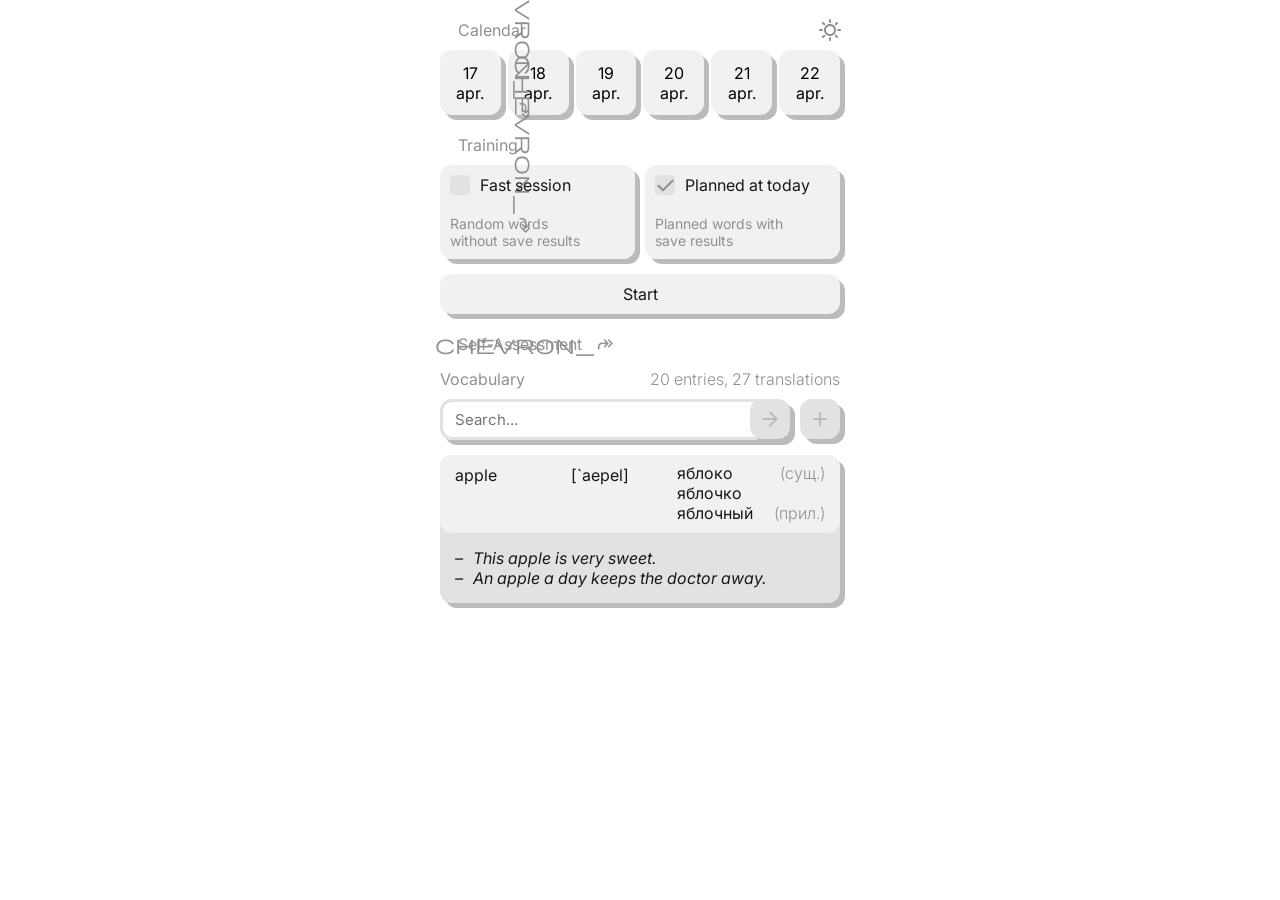
<file: src/wwwroot/index.html>
<!DOCTYPE html>
<html>

<head>
    <meta charset="UTF-8">
    <link href="https://fonts.googleapis.com/css2?family=Inter:ital,wght@0,100..900;1,100..900&display=swap"
        rel="stylesheet">
    <link href="https://fonts.googleapis.com/css2?family=Material+Symbols+Rounded" rel="stylesheet" />
    <link rel="stylesheet" href="style.css">

    <title>Mnemo - Never Forget</title>
</head>

<body>


    <div class="collapse-wrapper">

        <input checked type="checkbox" id="toggle1" class="toggle-input">
        <label for="toggle1" class="toggle-label">
            <span class="material-symbols-rounded toggle-chevron">chevron_forward</span>
            <div class="section-title">
                <h2>Calendar</h2>
                <span>
                    <div class="invert-interface-mode">
                        <input type="checkbox" id="invert-mode">
                        <label for="invert-mode" class="material-symbols-rounded"></label>
                        <div class="invert-circle"></div>
                    </div>
                </span>
            </div>
        </label>

        <div class="content">

            <section class="calendar">
                <div class="calendar-day">
                    <span>17</span>
                    <span>apr.</span>
                </div>
                <div class="calendar-day">
                    <span>18</span>
                    <span>apr.</span>
                </div>
                <div class="calendar-day">
                    <span>19</span>
                    <span>apr.</span>
                </div>
                <div class="calendar-day">
                    <span>20</span>
                    <span>apr.</span>
                </div>
                <div class="calendar-day">
                    <span>21</span>
                    <span>apr.</span>
                </div>
                <div class="calendar-day">
                    <span>22</span>
                    <span>apr.</span>
                </div>
            </section>

        </div>
    </div>

    <div class="collapse-wrapper">

        <input checked type="checkbox" id="toggle2" class="toggle-input">
        <label for="toggle2" class="toggle-label">
            <span class="material-symbols-rounded toggle-chevron">chevron_forward</span>
            <div class="section-title">
                <h2>Training</h2>
            </div>
        </label>
        <div class="content">

            <section>
                <div class="mode-wrapper">
                    <div class="training-radio-item">
                        <input type="radio" name="mode" id="radio-fast">
                        <label for="radio-fast">
                            <div class="mode-title">Fast session</div>
                            <div class="mode-description">Random words without save results</div>
                        </label>
                    </div>
                    <div class="training-radio-item">
                        <input checked type="radio" name="mode" id="radio-planned">
                        <label for="radio-planned">
                            <div class="mode-title">Planned at today</div>
                            <div class="mode-description">Planned words with save results</div>
                        </label>
                    </div>
                </div>

                <button class="big-button">Start</button>
            </section>

        </div>
    </div>

    <div class="collapse-wrapper">

        <input type="checkbox" id="toggle3" class="toggle-input">
        <label for="toggle3" class="toggle-label">
            <span class="material-symbols-rounded toggle-chevron">chevron_forward</span>
            <div class="section-title">
                <h2>Self-Assessment</h2>
            </div>
        </label>
        <div class="content">
            <article class="assessment-request">
                <div class="request-text">apple</div>
                <div class="quality-buttons-wrapper">
                    <button class="small-button">1</button>
                    <button class="small-button">2</button>
                    <button class="small-button">3</button>
                    <button class="small-button">4</button>
                    <button class="small-button">5</button>
                </div>
            </article>
        </div>
    </div>

    <div class="section-title">
        <h2>Vocabulary</h2>
        <span>20 entries, 27 translations</span>
    </div>

    <div class="input-wrapper">
        <form class="search-form">
            <input type="search" placeholder="Search...">
            <button type="button" class="small-button">
                <span class="material-symbols-rounded">arrow_forward</span>
            </button>
        </form>

        <button type="button" class="small-button">
            <span class="material-symbols-rounded">add</span>
        </button>
    </div>

    <div>

        <article class="entry">
            <header>
                <div class="foreign">apple</div>
                <div class="transcription">[`aepel]</div>
                <ol class="translations">
                    <li>
                        <div>яблоко</div>
                        <div class="part-of-speech">(сущ.)</div>
                    </li>
                    <li>
                        <div>яблочко</div>
                    </li>
                    <li>
                        <div>яблочный</div>
                        <div class="part-of-speech">(прил.)</div>
                    </li>
                </ol>
            </header>
            <footer>
                <ol>
                    <li>This apple is very sweet.</li>
                    <li>An apple a day keeps the doctor away.</li>
                </ol>
            </footer>
        </article>

    </div>
</body>

</html>
</file>
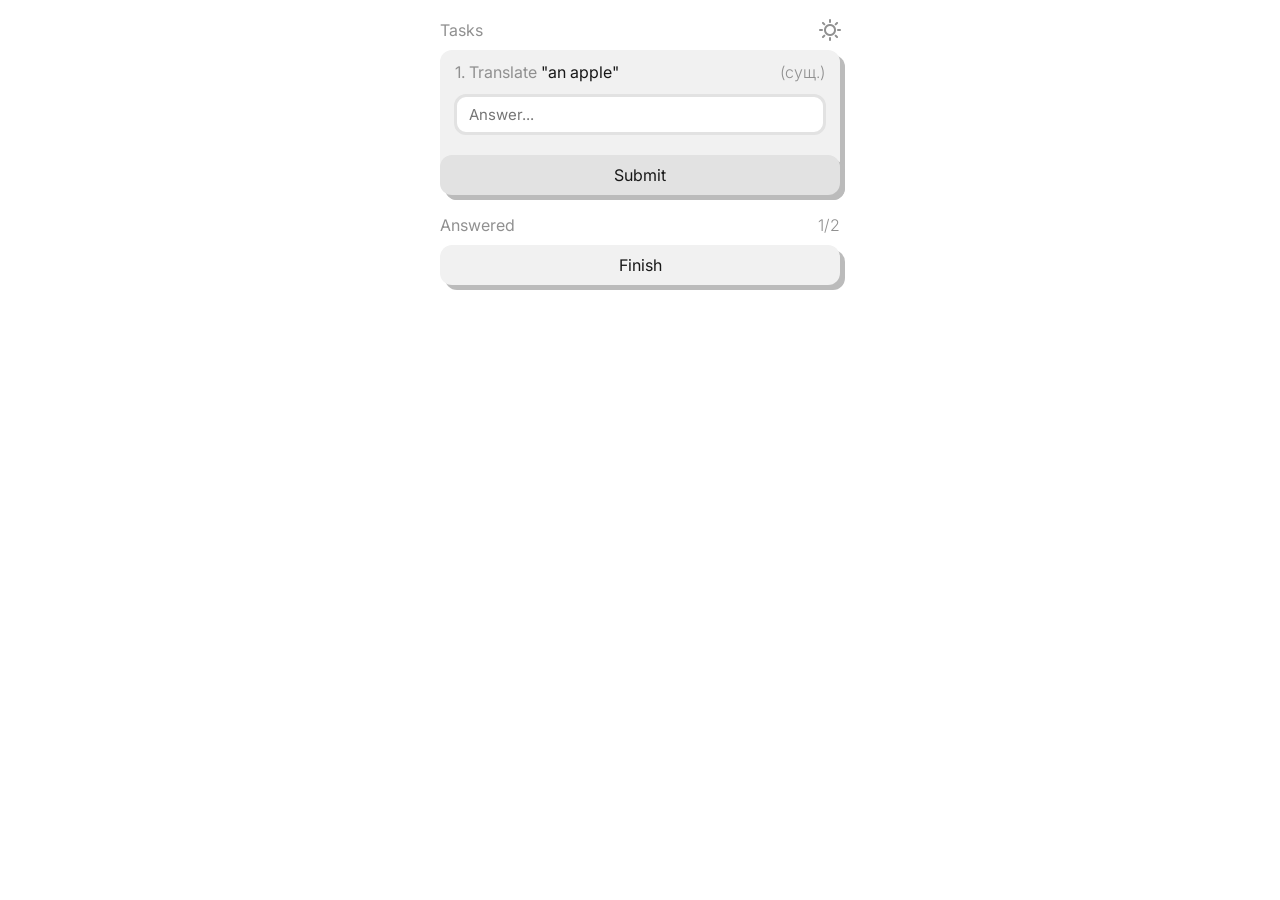
<file: src/wwwroot/session.html>
<!DOCTYPE html>
<html>

<head>
    <meta charset="UTF-8">
    <link href="https://fonts.googleapis.com/css2?family=Inter:ital,wght@0,100..900;1,100..900&display=swap"
        rel="stylesheet">
    <link href="https://fonts.googleapis.com/css2?family=Material+Symbols+Rounded" rel="stylesheet" />
    <link rel="stylesheet" href="style.css">

    <title>Mnemo - Training</title>
</head>

<body>
    <div class="section-title">
        <h2>Tasks</h2>
        <span>
            <div class="invert-interface-mode">
                <input type="checkbox" id="invert-mode">
                <label for="invert-mode" class="material-symbols-rounded"></label>
                <div class="invert-circle"></div>
            </div>
        </span>
    </div>

    <div>

        <article class="task">
            <header>
                <div class="prompt">
                    <span>1. Translate</span>
                    <span class="bold">"an apple"</span>
                </div>
                <div class="part-of-speech">(сущ.)</div>
            </header>
            <footer>
                <input type="text" placeholder="Answer..." name="answer" id="1">
            </footer>
            <button type="button" class="big-button">Submit</button>
        </article>

    </div>

    <div class="section-title">
        <h2>Answered</h2>
        <span>1/2</span>
    </div>

    <button type="button" class="big-button">Finish</button>
</body>

</html>
</file>
<file: src/wwwroot/style.css>
@charset "UTF-8";
* {
  margin: 0;
  padding: 0;
  border: 0;
  box-sizing: border-box;
  -webkit-box-sizing: border-box;
  -moz-box-sizing: border-box;
}

ol {
  list-style-type: none;
}

body {
  max-width: 400px;
  margin: 0 auto;
  font-family: "Inter", sans-serif;
}

input {
  outline: none;
  font-family: "Inter", sans-serif;
}

button {
  cursor: pointer;
  font-family: "Inter", sans-serif;
}

::-moz-selection {
  color: #181818;
  background-color: #BBBBBB;
}

::selection {
  color: #181818;
  background-color: #BBBBBB;
}

button {
  transition: transform 0.2s, box-shadow 0.2s ease;
}
button:hover {
  transform: translateY(-2px);
  box-shadow: 7px 7px 0px #BBBBBB;
}
button {
  color: #181818;
  background-color: #F1F1F1;
  box-shadow: 5px 5px 0px #BBBBBB;
  font-size: 16px;
  padding: 10px;
  border-radius: 12px;
}

.big-button {
  width: 100%;
}

.small-button {
  height: 40px;
  width: 40px;
  min-height: 40px;
  min-width: 40px;
  position: relative;
}
.small-button .material-symbols-rounded {
  color: #BBBBBB;
  position: absolute;
  top: 8px;
  left: 8px;
}

.invert-interface-mode {
  position: relative;
  padding: 10px;
  --icon-default: "clear_day";
  --scale-default: 0.0;
  --icon-on: "dark_mode";
  --scale-on: 40;
}
@media (prefers-color-scheme: dark) {
  .invert-interface-mode {
    --icon-default: "dark_mode";
    --scale-default: 40;
    --icon-on: "clear_day";
    --scale-on: 0.0;
  }
}
.invert-interface-mode .invert-circle {
  position: fixed;
  width: 10vw;
  height: 10vw;
  border-radius: 50%;
  backdrop-filter: invert(0.92);
  transform: translate(-50%, -50%) scale(var(--scale-default));
  transition: transform 0.4s linear;
  transform-origin: center center;
  pointer-events: none;
  overflow-x: auto;
  overflow-y: auto;
  z-index: 100;
}
.invert-interface-mode input {
  display: none;
}
.invert-interface-mode label {
  position: absolute;
  top: -2px;
  left: -2px;
}
.invert-interface-mode label::after {
  display: block;
  content: var(--icon-default);
  transition: transform 0.3s ease-out;
  transform: rotate(360deg);
  transform: scaleX(-1);
}
.invert-interface-mode input:checked ~ label::after {
  content: var(--icon-on);
  transform: rotate(0deg);
}
.invert-interface-mode input:checked ~ .invert-circle {
  transform: translate(-50%, -50%) scale(var(--scale-on));
}

.section-title {
  display: flex;
  justify-content: space-between;
  color: #909090;
  margin: 20px 0px 10px 0px;
  width: 100%;
  font-size: 16px;
}
.section-title h2 {
  font-size: inherit;
  font-weight: 400;
}
.section-title span {
  font-size: inherit;
  font-weight: 300;
}

.collapse-wrapper {
  position: relative;
}
.collapse-wrapper .toggle-input {
  display: none;
}
.collapse-wrapper .toggle-chevron {
  color: #909090;
  transition: transform 0.1s ease;
  position: absolute;
  top: 20px;
  left: -5px;
  font-size: 20px;
}
.collapse-wrapper .toggle-label {
  cursor: pointer;
  display: flex;
  -webkit-user-select: none;
     -moz-user-select: none;
          user-select: none;
  margin-left: 18px;
  margin-bottom: -15px;
}
.collapse-wrapper .content {
  display: none;
}
.collapse-wrapper .toggle-input:checked + .toggle-label {
  margin-bottom: 0px;
}
.collapse-wrapper .toggle-input:checked ~ .content {
  display: block;
}
.collapse-wrapper .toggle-input:checked + .toggle-label .toggle-chevron {
  transform: rotate(90deg);
}

.calendar {
  display: grid;
  grid-template-columns: repeat(auto-fit, minmax(60px, 1fr));
  gap: 7px;
}
.calendar-day {
  transition: transform 0.2s, box-shadow 0.2s ease;
}
.calendar-day:hover {
  transform: translateY(-2px);
  box-shadow: 7px 7px 0px #BBBBBB;
}
.calendar-day {
  cursor: default;
  display: flex;
  flex-direction: column;
  justify-content: center;
  text-align: center;
  box-shadow: 5px 5px 0px #BBBBBB;
  background-color: #F1F1F1;
  height: 65px;
  border-radius: 12px;
  font-size: 16px;
}

.mode-wrapper {
  display: grid;
  grid-template-columns: repeat(auto-fit, minmax(40%, 1fr));
  gap: 10px;
  margin-bottom: 15px;
}
.mode-wrapper .training-radio-item {
  transition: transform 0.2s, box-shadow 0.2s ease;
}
.mode-wrapper .training-radio-item:hover {
  transform: translateY(-2px);
  box-shadow: 7px 7px 0px #BBBBBB;
}
.mode-wrapper .training-radio-item {
  box-shadow: 5px 5px 0px #BBBBBB;
  border-radius: 12px;
  -webkit-user-select: none;
     -moz-user-select: none;
          user-select: none;
}
.mode-wrapper .training-radio-item label {
  cursor: pointer;
  display: block;
  background-color: #F1F1F1;
  border-radius: inherit;
  padding: 10px;
}
.mode-wrapper .training-radio-item input {
  display: none;
}
.mode-wrapper .training-radio-item .mode-title {
  display: flex;
  color: #181818;
  font-size: 16px;
  padding-bottom: 20px;
  position: relative;
}
.mode-wrapper .training-radio-item .mode-title::before {
  content: "";
  display: block;
  background-color: #E2E2E2;
  border-radius: 4px;
  margin-right: 10px;
  width: 20px;
  height: 20px;
}
.mode-wrapper .training-radio-item .mode-title::after {
  content: "check";
  color: #909090;
  transition: opacity 0.2s ease;
  opacity: 0%;
  position: absolute;
  top: -5px;
  left: -2px;
  font-family: "Material Symbols Rounded";
  font-size: 25px;
}
.mode-wrapper .training-radio-item .mode-description {
  color: #909090;
  font-size: 14px;
  font-weight: 400;
  max-width: 80%;
}
.mode-wrapper .training-radio-item input:checked + label .mode-title::after {
  opacity: 100%;
}

.assessment-request {
  display: flex;
  justify-content: space-between;
  margin-bottom: 10px;
}
.assessment-request .request-text {
  cursor: default;
  display: flex;
  justify-content: center;
  align-items: center;
  color: #181818;
  background-color: #F1F1F1;
  box-shadow: 5px 5px 0px #BBBBBB;
  border-radius: 12px;
  margin-right: 10px;
  width: 100%;
  height: 40px;
  font-size: 16px;
}
.assessment-request .quality-buttons-wrapper {
  display: flex;
  gap: 10px;
}
.assessment-request .quality-buttons-wrapper .small-button {
  color: #BBBBBB;
  background-color: #E2E2E2;
  font-weight: 500;
}

.input-wrapper {
  display: flex;
  flex-wrap: nowrap;
}
.input-wrapper .small-button {
  transition: transform 0.2s, box-shadow 0.2s ease;
}
.input-wrapper .small-button:hover {
  transform: translateY(-2px);
  box-shadow: 7px 7px 0px #BBBBBB;
}
.input-wrapper .small-button {
  color: #909090;
  background-color: #E2E2E2;
  font-size: 15px;
}
.input-wrapper .search-form {
  transition: transform 0.2s, box-shadow 0.2s ease;
}
.input-wrapper .search-form:hover {
  transform: translateY(-2px);
  box-shadow: 7px 7px 0px #BBBBBB;
}
.input-wrapper .search-form {
  display: flex;
  justify-content: space-between;
  background-color: #FFFFFF;
  box-shadow: 5px 5px 0px #BBBBBB;
  width: 100%;
  border-radius: 12px;
  margin-bottom: 15px;
  margin-right: 10px;
}
.input-wrapper .search-form input {
  border: 3px solid #E2E2E2;
  border-radius: 12px 0px 0px 12px;
  border-right: none;
  background-color: inherit;
  padding: 8px 12px;
  width: 100%;
  font-size: 15px;
}
.input-wrapper .search-form button {
  transition: transform 0.2s, box-shadow 0.2s ease;
}
.input-wrapper .search-form button:hover {
  transform: translateY(0);
  box-shadow: 5px 5px 0px #BBBBBB;
}
.input-wrapper .search-form button {
  margin-left: -10px;
}

.part-of-speech {
  cursor: default;
  color: #909090;
  font-weight: 300;
  padding-left: 5px;
}

.entry {
  cursor: pointer;
  display: flex;
  flex-direction: column;
  align-items: stretch;
  color: #181818;
  background-color: #E2E2E2;
  box-shadow: 5px 5px 0px #BBBBBB;
  max-width: 470px;
  min-width: 370px;
  border-radius: 12px;
  margin-bottom: 20px;
  font-size: 16px;
}
.entry header {
  display: grid;
  grid-template-columns: 30% 30% 40%;
  background-color: #F1F1F1;
  padding: 10px 15px;
  border-radius: 12px;
}
.entry header .foreign {
  content-visibility: auto;
}
.entry header .transcription {
  margin: 0 5px;
}
.entry header .translations {
  display: flex;
  flex-direction: column;
  margin-top: -2px;
}
.entry header .translations li {
  display: flex;
  flex-direction: row;
  justify-content: space-between;
}
.entry footer {
  padding: 15px;
}
.entry footer li {
  font-size: 16px;
  font-style: italic;
}
.entry footer li::before {
  content: "–";
  padding-right: 10px;
}

.task {
  background-color: #F1F1F1;
  box-shadow: 5px 5px 0px #BBBBBB;
  border-radius: 12px;
  max-width: 470px;
  min-width: 370px;
  border-radius: 12px;
  margin-bottom: 20px;
}
.task header {
  display: flex;
  justify-content: space-between;
  padding: 12px 15px;
}
.task header .prompt {
  color: #909090;
  font-size: 16px;
}
.task header .prompt .bold {
  color: #181818;
}
.task footer {
  padding: 0px 14px 0px 14px;
  margin-bottom: 20px;
}
.task footer input {
  border: #E2E2E2 3px solid;
  border-radius: 12px;
  padding: 8px 12px;
  width: 100%;
  font-size: 15px;
}
.task .big-button {
  background-color: #E2E2E2;
}/*# sourceMappingURL=style.css.map */
</file>
